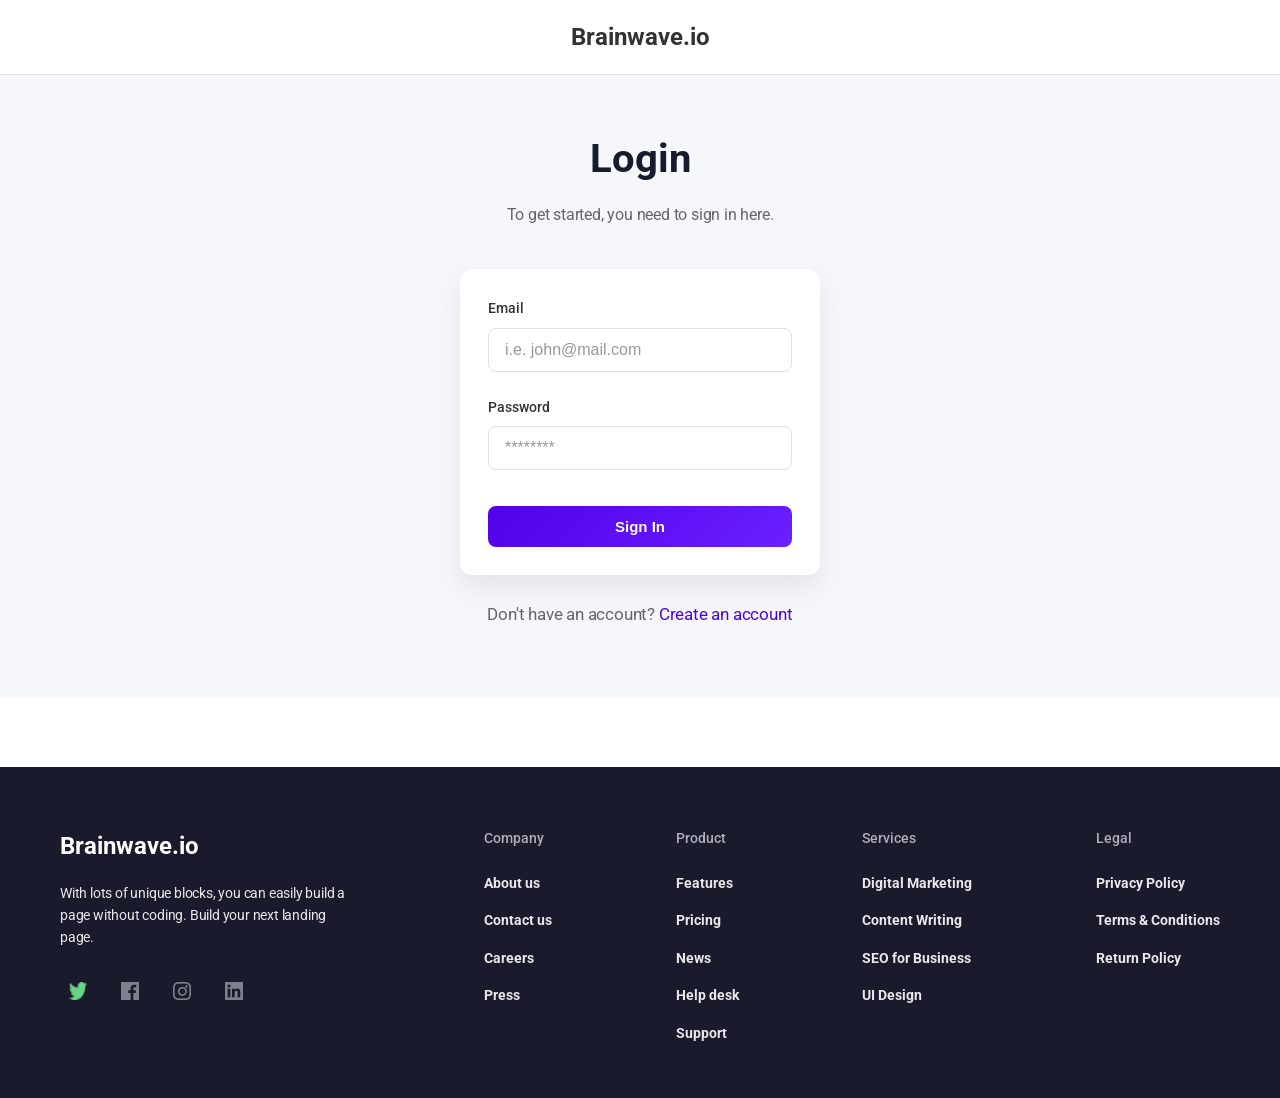
<file: pages/sign-in.html>
<!doctype html>
<html lang="en">
  <head>
    <meta charset="UTF-8" />
    <meta name="viewport" content="width=device-width, initial-scale=1.0" />
    <title>Log In</title>
    <link rel="stylesheet" href="../styles/variables.css" />
    <link rel="stylesheet" href="../styles/pages/signin.css" />
  </head>


  <body>
    <!-- Header bölməsi -->
    <header class="header header-auth">
      <div class="container">
        <div class="header-content header-content-auth">
          <h1 class="logo">Brainwave.io</h1>
        </div>
      </div>
    </header>

    <!-- Əsas məzmun sahəsi ....LOG IN-->
    <main class="main-content">
      <div class="container">
        <div class="login-header">
          <h2 class="login-title">Login</h2>
          <p class="login-subtitle">
            To get started, you need to sign in here.
          </p>
        </div>
        <div class="login-card">
          <!-- Giriş formu -->
          <form class="login-form" id="loginForm">
            <div class="form-group">
              <label for="email" class="form-label">Email</label>
              <input
                type="email"
                id="email"
                name="email"
                class="form-input"
                placeholder="i.e. john@mail.com"
                required
              />
            </div>

            <div class="form-group">
              <label for="password" class="form-label">Password</label>
              <input
                type="password"
                id="password"
                name="password"
                class="form-input"
                placeholder="********"
                required
              />
            </div>

            <button type="submit" class="signin-button">Sign In</button>
          </form>
        </div>
        <!-- Hesab yaratma linki -->
        <p class="account-link">
          Don't have an account?

          <a href="./pages/sign-in.html" class="create-account-link"
            >Create an account</a
          >
        </p>
      </div>
    </main>

    <div class="footer-space"></div>
    <!-- Footer bölməsi -->
    <footer class="footer">
      <div class="container">
        <div class="footer-content">
          <!-- Sol sütun - Brand məlumatları -->
          <div class="footer-column footer-brand">
            <h3 class="footer-logo">Brainwave.io</h3>
            <p class="footer-description">
              With lots of unique blocks, you can easily build a page without
              coding. Build your next landing page.
            </p>

            <div class="social-icons">
              <a
                href="#"
                class="social-icon social-icon-twitter"
                aria-label="Twitter"
              >
                <img src="../assets/icons/logo-twitter.png" alt="Twitter" />
              </a>
              <a href="#" class="social-icon" aria-label="Facebook">
                <img src="../assets/icons/logo-facebook.png" alt="Facebook" />
              </a>
              <a href="#" class="social-icon" aria-label="Instagram">
                <img src="../assets/icons/logo-instagram.png" alt="Instagram" />
              </a>
              <a href="#" class="social-icon" aria-label="LinkedIn">
                <img src="../assets/icons/logo-linkedin.png" alt="LinkedIn" />
              </a>
            </div>
          </div>

          <div class="footer-column">
            <h4 class="footer-heading">Company</h4>
            <ul class="footer-links">
              <li><a href="#">About us</a></li>
              <li><a href="#">Contact us</a></li>
              <li><a href="#">Careers</a></li>
              <li><a href="#">Press</a></li>
            </ul>
          </div>

          <div class="footer-column">
            <h4 class="footer-heading">Product</h4>
            <ul class="footer-links">
              <li><a href="#">Features</a></li>
              <li><a href="#">Pricing</a></li>
              <li><a href="#">News</a></li>
              <li><a href="#">Help desk</a></li>
              <li><a href="#">Support</a></li>
            </ul>
          </div>

          <div class="footer-column">
            <h4 class="footer-heading">Services</h4>
            <ul class="footer-links">
              <li><a href="#">Digital Marketing</a></li>
              <li><a href="#">Content Writing</a></li>
              <li><a href="#">SEO for Business</a></li>
              <li><a href="#">UI Design</a></li>
            </ul>
          </div>

          <div class="footer-column">
            <h4 class="footer-heading">Legal</h4>
            <ul class="footer-links">
              <li><a href="#">Privacy Policy</a></li>
              <li><a href="#">Terms & Conditions</a></li>
              <li><a href="#">Return Policy</a></li>
            </ul>
          </div>
        </div>
      </div>
    </footer>
  </body>
</html>
</file>
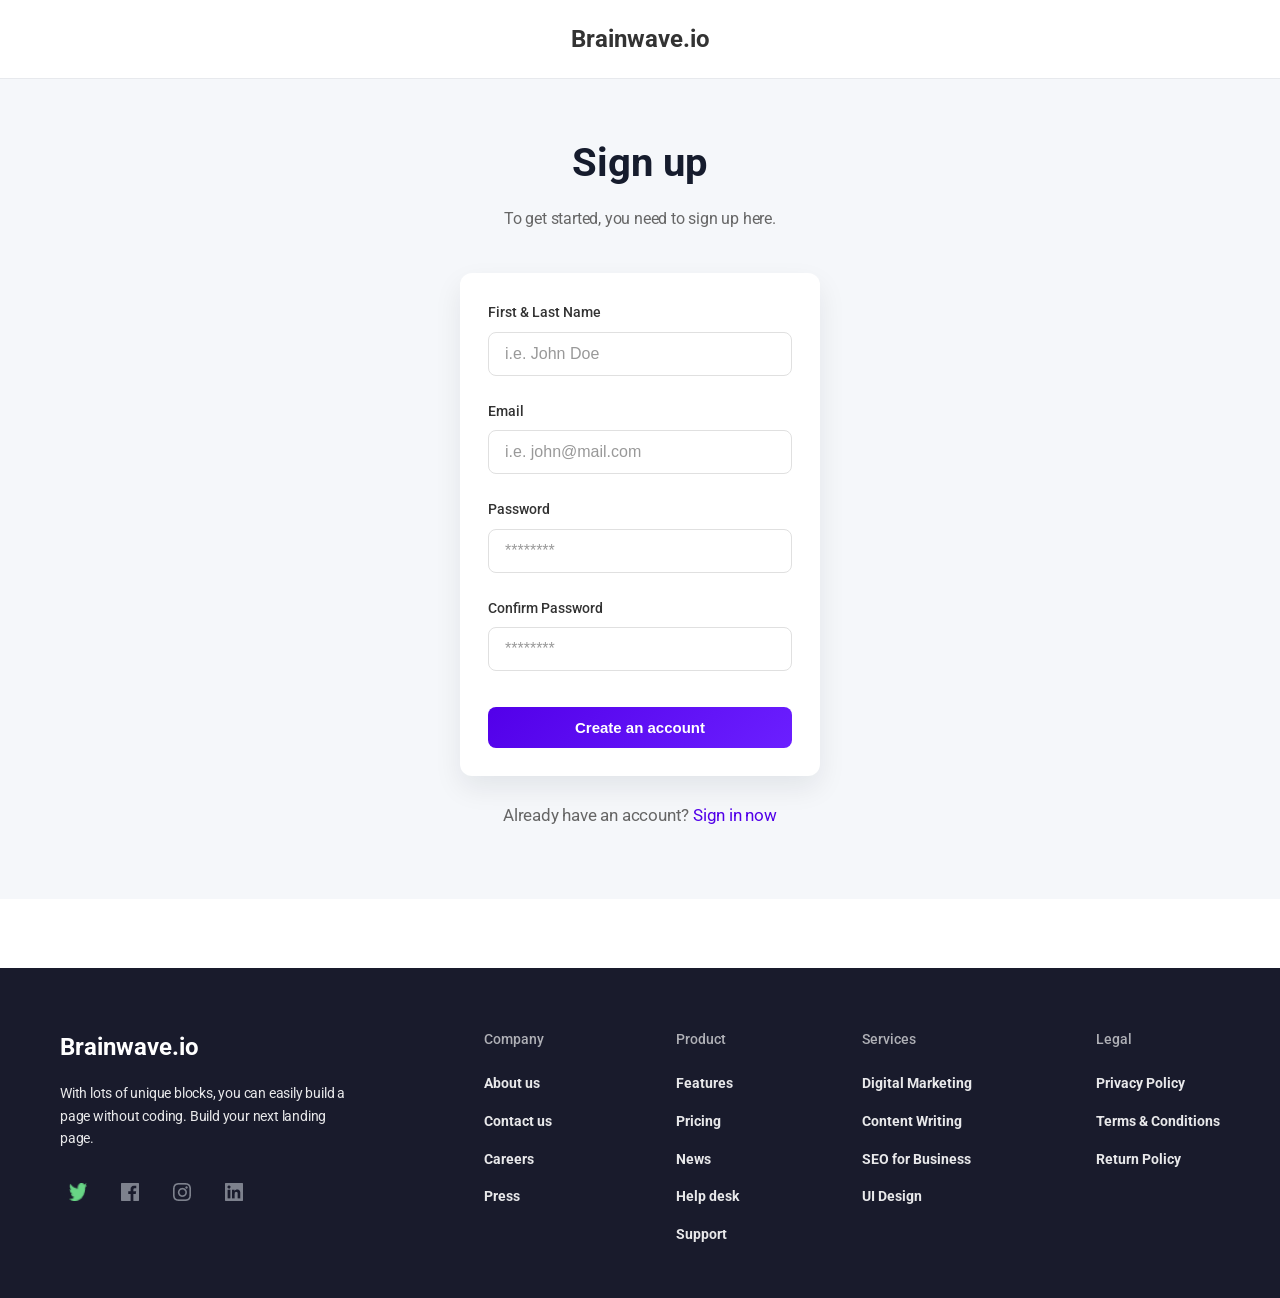
<file: pages/sign-up.html>
<!doctype html>
<html lang="en">
  <head>
    <meta charset="UTF-8" />
    <meta name="viewport" content="width=device-width, initial-scale=1.0" />
    <title>Sign-up</title>
    <link rel="stylesheet" href="../styles/variables.css" />
    <link rel="stylesheet" href="../styles/pages/signup.css" />
  </head>
  <body>
    <!-- duzelis edilecek -->
    <!-- Header bölməsi -->
    <header class="header header-auth">
      <div class="container">
        <div class="header-content header-content-auth">
          <h1 class="logo">Brainwave.io</h1>
        </div>
      </div>
    </header>

    <!-- Əsas məzmun sahəsi -->
    <main class="main-content">
      <div class="container">
        <!-- Qeydiyyat formu kartı -->
        <h2 class="login-title">Sign up</h2>
        <p class="login-subtitle">To get started, you need to sign up here.</p>
        <div class="login-card signup-card">
          <!-- Qeydiyyat formu -->
          <form class="login-form" id="signupForm">
            <div class="form-group">
              <label for="fullName" class="form-label">First & Last Name</label>
              <input
                type="text"
                id="fullName"
                name="fullName"
                class="form-input"
                placeholder="i.e. John Doe"
                required
              />
            </div>

            <div class="form-group">
              <label for="email" class="form-label">Email</label>
              <input
                type="email"
                id="email"
                name="email"
                class="form-input"
                placeholder="i.e. john@mail.com"
                required
              />
            </div>

            <div class="form-group">
              <label for="password" class="form-label">Password</label>
              <input
                type="password"
                id="password"
                name="password"
                class="form-input"
                placeholder="********"
                required
              />
            </div>

            <div class="form-group">
              <label for="confirmPassword" class="form-label"
                >Confirm Password</label
              >
              <input
                type="password"
                id="confirmPassword"
                name="confirmPassword"
                class="form-input"
                placeholder="********"
                required
              />
            </div>

            <button type="submit" class="signin-button">
              Create an account
            </button>
          </form>
        </div>
        <!-- Giriş linki -->
        <p class="account-link">
          Already have an account?
          <a href="sign-in.html" class="create-account-link">Sign in now</a>
        </p>
      </div>
    </main>

    <div class="footer-space"></div>
    <!-- Footer bölməsi -->
    <footer class="footer">
      <div class="container">
        <div class="footer-content">
          <!-- Sol sütun - Brand məlumatları -->
          <div class="footer-column footer-brand">
            <h3 class="footer-logo">Brainwave.io</h3>
            <p class="footer-description">
              With lots of unique blocks, you can easily build a page without
              coding. Build your next landing page.
            </p>

            <div class="social-icons">
              <a
                href="#"
                class="social-icon social-icon-twitter"
                aria-label="Twitter"
              >
                <!-- target blank elave et  -->
                <img src="../assets/icons/logo-twitter.png" alt="Twitter" />
              </a>
              <a href="#" class="social-icon" aria-label="Facebook">
                <img src="../assets/icons/logo-facebook.png" alt="Facebook" />
              </a>
              <a href="#" class="social-icon" aria-label="Instagram">
                <img src="../assets/icons/logo-instagram.png" alt="Instagram" />
              </a>
              <a href="#" class="social-icon" aria-label="LinkedIn">
                <img src="../assets/icons/logo-linkedin.png" alt="LinkedIn" />
              </a>
            </div>
          </div>

          <div class="footer-column">
            <h4 class="footer-heading">Company</h4>
            <ul class="footer-links">
              <li><a href="#">About us</a></li>
              <li><a href="#">Contact us</a></li>
              <li><a href="#">Careers</a></li>
              <li><a href="#">Press</a></li>
            </ul>
          </div>

          <div class="footer-column">
            <h4 class="footer-heading">Product</h4>
            <ul class="footer-links">
              <li><a href="#">Features</a></li>
              <li><a href="#">Pricing</a></li>
              <li><a href="#">News</a></li>
              <li><a href="#">Help desk</a></li>
              <li><a href="#">Support</a></li>
            </ul>
          </div>

          <div class="footer-column">
            <h4 class="footer-heading">Services</h4>
            <ul class="footer-links">
              <li><a href="#">Digital Marketing</a></li>
              <li><a href="#">Content Writing</a></li>
              <li><a href="#">SEO for Business</a></li>
              <li><a href="#">UI Design</a></li>
            </ul>
          </div>

          <div class="footer-column">
            <h4 class="footer-heading">Legal</h4>
            <ul class="footer-links">
              <li><a href="#">Privacy Policy</a></li>
              <li><a href="#">Terms & Conditions</a></li>
              <li><a href="#">Return Policy</a></li>
            </ul>
          </div>
        </div>
      </div>
    </footer>
  </body>
</html>
</file>
<file: styles/variables.css>
:root {
  /* Əsas Text rəngləri */
  --primary-color: #161c2d;
  --subtitle-color:rgba(22, 28, 45, 1);
  --secondary-color: #ffffff;
  --home-link-color: #fb6d45;
  --navbar-hover:#eec511;
  /* Card başlıqları */
  --job-full-time-color: #68d585;
  --job-remote-color: #473bf0;
  --job-part-time-color: #f64b4b;
  /* Background rəngləri */
  --design-category-color: #473bf0;
  /* Section bgcolor */
  --news-section-bgcolor: #f4f7fa;
  --image-wrapper:#f0fbf4;

  /* Style.css, signin.css, signup.css  */
  --text-dark: #333;
  --text-medium: #666;
  --text-light: #999;
  --bg-light: #f5f7fa;
  --bg-white: #ffffff;
  --border-light: #e0e0e0;
  --border-light-2: #e7e9ed;
  --accent-purple: #5200e9;
  --accent-purple-dark: #6b1fff;
  --accent-red: #ff6b6b;
  --bg-dark: #191b2c;
  --bg-home-light: #f3fbf3;
  --bg-light-2: #f2faf2;
  --bg-light-gray: #f5f5f5;
  --green-accent: #68d585;
  --green-accent-light: #92d78a;
  --green-bg-rgba: rgba(104, 213, 133, 0.2);
  --error-red: #e74c3c;
  --accent-blue: #6872ff;
  --purple-rgba: rgba(82, 0, 233, 0.1);
  --purple-shadow: rgba(82, 0, 233, 0.3);
  --dark-shadow: rgba(0, 0, 0, 0.1);
  --dark-shadow-2: rgba(0, 0, 0, 0.2);
  --dark-shadow-3: rgba(0, 0, 0, 0.07);
  --white-rgba-7: rgba(255, 255, 255, 0.7);
  --white-rgba-9: rgba(255, 255, 255, 0.9);
  --footer-heading: #afb0b6;
  --error-message: #e74c3c;
}
</file>
<file: styles/pages/signin.css>
@import url('../variables.css');
@import url("../reset.css");
@import url("../global.css");

@import url("../footer2.css");
@import url("../responsive/signupResponsive.css");



 body {
  font-family:
    -apple-system, BlinkMacSystemFont, "Segoe UI", Roboto, "Helvetica Neue",
    Arial, sans-serif;
  background-color: var(--bg-light);
  color: var(--text-dark);
  line-height: 1.6;
  min-height: 100vh;
  display: flex;
  flex-direction: column;
} 

.header .container {
  max-width: 1200px;
  margin: 0 auto;
}
/* Header stilləri */
.header {
  background-color: var(--secondary-color);
  padding: 18px 0px;
  border-bottom: 1px solid var(--border-light);
  position: relative;
}

/* Login və Register sehifesi - logo ortada */
.header-content-auth {
  display: flex;
  align-items: center;
  justify-content: center;
}
/* Brainwave.io .... logo */
.logo {
  font-size: 24px;
  font-weight: 700;
  color: var(--text-dark);
  margin: 0;
  flex-shrink: 0;
}
/* HEADER BITDI  */

/* LOG IN SEHIFESI STILLERI */

.main-content {
  padding-top: 60px;
  padding-bottom: 0;
}
.main-content .container {
  display: flex;
  flex-direction: column;
  align-items: center;
  justify-content: center;
  width: 100%;
}

/* LOGIN ...QUTUSU*/
.login-header {
  text-align: center;
  margin-bottom: 0;
}

/* LOGIN BAŞLIQ */


.login-title {
  font-size: 40px;
  font-weight: 700;
  line-height: 48px;
  color: var(--primary-color);
  text-align: center;
  margin-bottom: 18px;
}

.login-subtitle {
  font-size: 16px;
  font-weight: 400;
  line-height: 28px;
  color: var(--text-medium);
  text-align: center;
  margin: 0 auto 40px;
  max-width: 520px;
}

/* AUTH CARD */
.login-card {
  background-color: var(--secondary-color);
  border-radius: 12px;
  padding: 28px 28px;
  box-shadow: 0 12px 28px rgba(15, 23, 42, 0.08);
  max-width: 360px;
  width: 100%;
}

.login-form {
  margin-bottom: 0;
}

.form-group {
  margin-bottom: 24px;
}

/* UMUMI STIL */
.login-form {
  margin-bottom: 0;
}
.form-group {
  margin-bottom: 24px;
}

/* EMAIL-PASSWORD */
.form-label {
  display: block;
  font-size: 14px;
  font-weight: 500;
  color: var(--text-dark);
  margin-bottom: 8px;
}

.form-input {
  width: 100%;
  padding: 12px 16px;
  font-size: 16px;
  border: 1px solid var(--border-light);
  border-radius: 8px;
  background-color: var(--secondary-color);
  color: var(--text-dark);
  transition:
    border-color 0.3s ease,
    box-shadow 0.3s ease;
}

.form-input:focus {
  outline: none;
  border-color: var(--accent-purple);
  box-shadow: 0 0 0 3px var(--purple-rgba);
}

.form-input::placeholder {
  color: var(--text-light);
}
/* EMAIL-PASSWORD */

/* LOGIN BUTTON */
.signin-button {
  width: 100%;
  margin-bottom: 0;
  padding: 12px 20px;
  font-size: 15px;
  font-weight: 600;
  color: var(--secondary-color);
  background: linear-gradient(135deg, var(--accent-purple) 0%, var(--accent-purple-dark) 100%);
  border: none;
  border-radius: 8px;
  cursor: pointer;
  transition:
    transform 0.2s ease,
    box-shadow 0.2s ease;
  margin-top: 12px;
}

.signin-button:hover {
  transform: translateY(-2px);
  box-shadow: 0 6px 12px var(--purple-shadow);
}

.signin-button:active {
  transform: translateY(0);
}

/* Hesab yaratma linki */
/*      I YAZI */
.account-link {
  margin-top: 25px;
  margin-bottom: 69px;
  text-align: center;
  font-size: 17px;
  font-weight: 400;
  line-height: 29px;
  color: var(--text-medium);
}
/*     II YAZI---- GOY YAZI */
.create-account-link {
  color: var(--accent-purple);
  line-height: 29px;
  text-decoration: none;
  font-weight: 400;
  transition: color 0.2s ease;
}

.create-account-link:hover {
  color: var(--accent-purple-dark);
  text-decoration: underline;
}

/* Form validasiya xətaları */
/* DOLDURULMAMIŞ SAHƏ ÜÇÜN */
.form-input.error {
  border-color: var(--error-message);
}

.error-message {
  display: block;
  color: var(--error-message);
  font-size: 12px;
  margin-top: 4px;
}
/* form bitdi */
</file>
<file: styles/pages/signup.css>
@import url('../variables.css');
@import url("../reset.css");
@import url("../global.css");

@import url("../footer2.css");
@import url("../responsive/signupResponsive.css");

/* Ümumi reset və base stillər */
* {
    margin: 0;
    padding: 0;
    box-sizing: border-box;
}

body {
    font-family: -apple-system, BlinkMacSystemFont, 'Segoe UI', Roboto, 'Helvetica Neue', Arial, sans-serif;
    background-color: var(--bg-light);
    color: var(--text-dark);
    line-height: 1.6;
    min-height: 100vh;
    display: flex;
    flex-direction: column;
}

.container {
    max-width: 1200px;
    margin: 0 auto;
    padding: 0 20px;
    width: 100%;
}

/* Home sehifesi ucun */
.header {
  background-color: var(--secondary-color);
  border-bottom: 1px solid var(--border-light-2);
}
.header-home {
    background-color: white;
    border-bottom: none;
}
.header-content {
    display: flex;
    justify-content: space-between;
    align-items: center;
    padding: 20px 0;
    gap: 40px;
}

/* Login və Register sehifeleri - logo ortada */
.header-content-auth {
    display: flex;
    align-items: center;
    justify-content: center;
}

.logo {
  font-size: 24px;
  font-weight: 700;
  color: var(--text-dark);
  margin: 0;
  flex-shrink: 0;
}
/* HEADER BITDI  */

.main-content {
  padding-top: 60px;
  padding-bottom: 0;
}
.main-content .container {
  display: flex;
  flex-direction: column;
  align-items: center;
  justify-content: center;
  width: 100%;
}

/* LOGIN ...QUTUSU*/
.login-header {
  text-align: center;
  margin-bottom: 0;
}

.login-card {
  background-color: var(--secondary-color);
  border-radius: 12px;
  padding: 28px 28px;
  box-shadow: 0 12px 28px rgba(15, 23, 42, 0.08);
  max-width: 360px;
  width: 100%;
}

.login-title {
  font-size: 40px;
  font-weight: 700;
  line-height: 48px;
  color: var(--primary-color);

  text-align: center;
  margin-bottom: 18px;
}

.login-subtitle {
  font-size: 16px;
  font-weight: 400;
  line-height: 28px;
  color: var(--text-medium);
  text-align: center;
  margin: 0 auto 40px;
  max-width: 520px;
}

.login-form {
  margin-bottom: 0;
}

.form-group {
  margin-bottom: 24px;
}

.account-link {
  margin: 32px 0 0;
}


/* Form stilləri */
.login-form {
  margin-bottom: 0;
}

.form-group {
  margin-bottom: 24px;
}

/* EMAIL-PASSWORD */
.form-label {
  display: block;
  font-size: 14px;
  font-weight: 500;
  color: var(--text-dark);
  margin-bottom: 8px;
}

.form-input {
  width: 100%;
  padding: 12px 16px;
  font-size: 16px;
  border: 1px solid var(--border-light);
  border-radius: 8px;
  background-color: var(--secondary-color);
  color: var(--text-dark);
  transition:
    border-color 0.3s ease,
    box-shadow 0.3s ease;
}

.form-input:focus {
  outline: none;
  border-color: var(--accent-purple);
  box-shadow: 0 0 0 3px var(--purple-rgba);
}

.form-input::placeholder {
  color: var(--text-light);
}
/* EMAIL-PASSWORD */
/* LOGIN BUTTON */
.signin-button {
  width: 100%;
  margin-bottom: 0;
  padding: 12px 20px;
  font-size: 15px;
  font-weight: 600;
  color: var(--secondary-color);
  background: linear-gradient(135deg, var(--accent-purple) 0%, var(--accent-purple-dark) 100%);
  border: none;
  border-radius: 8px;
  cursor: pointer;
  transition:
    transform 0.2s ease,
    box-shadow 0.2s ease;
  margin-top: 12px;
}

.signin-button:hover {
  transform: translateY(-2px);
  box-shadow: 0 6px 12px var(--purple-shadow);
}

.signin-button:active {
  transform: translateY(0);
}

/* Hesab yaratma linki */
/*      I YAZI */
.account-link {
  margin-top: 25px;
  margin-bottom: 69px;
  text-align: center;
  font-size: 17px;
  font-weight: 400;
  line-height: 29px;
  color: var(--text-medium);
}
/*     II YAZI---- GOY YAZI */
.create-account-link {
  color: var(--accent-purple);
  line-height: 29px;
  text-decoration: none;
  font-weight: 400;
  transition: color 0.2s ease;
}

.create-account-link:hover {
  color: var(--accent-purple-dark);
  text-decoration: underline;
}

/* Form validasiya xətaları */
/* DOLDURULMAMIŞ SAHƏ ÜÇÜN */
.form-input.error {
  border-color: var(--error-message);
}

.error-message {
  display: block;
  color: var(--error-message);
  font-size: 12px;
  margin-top: 4px;
}
/* form bitdi */
</file>
